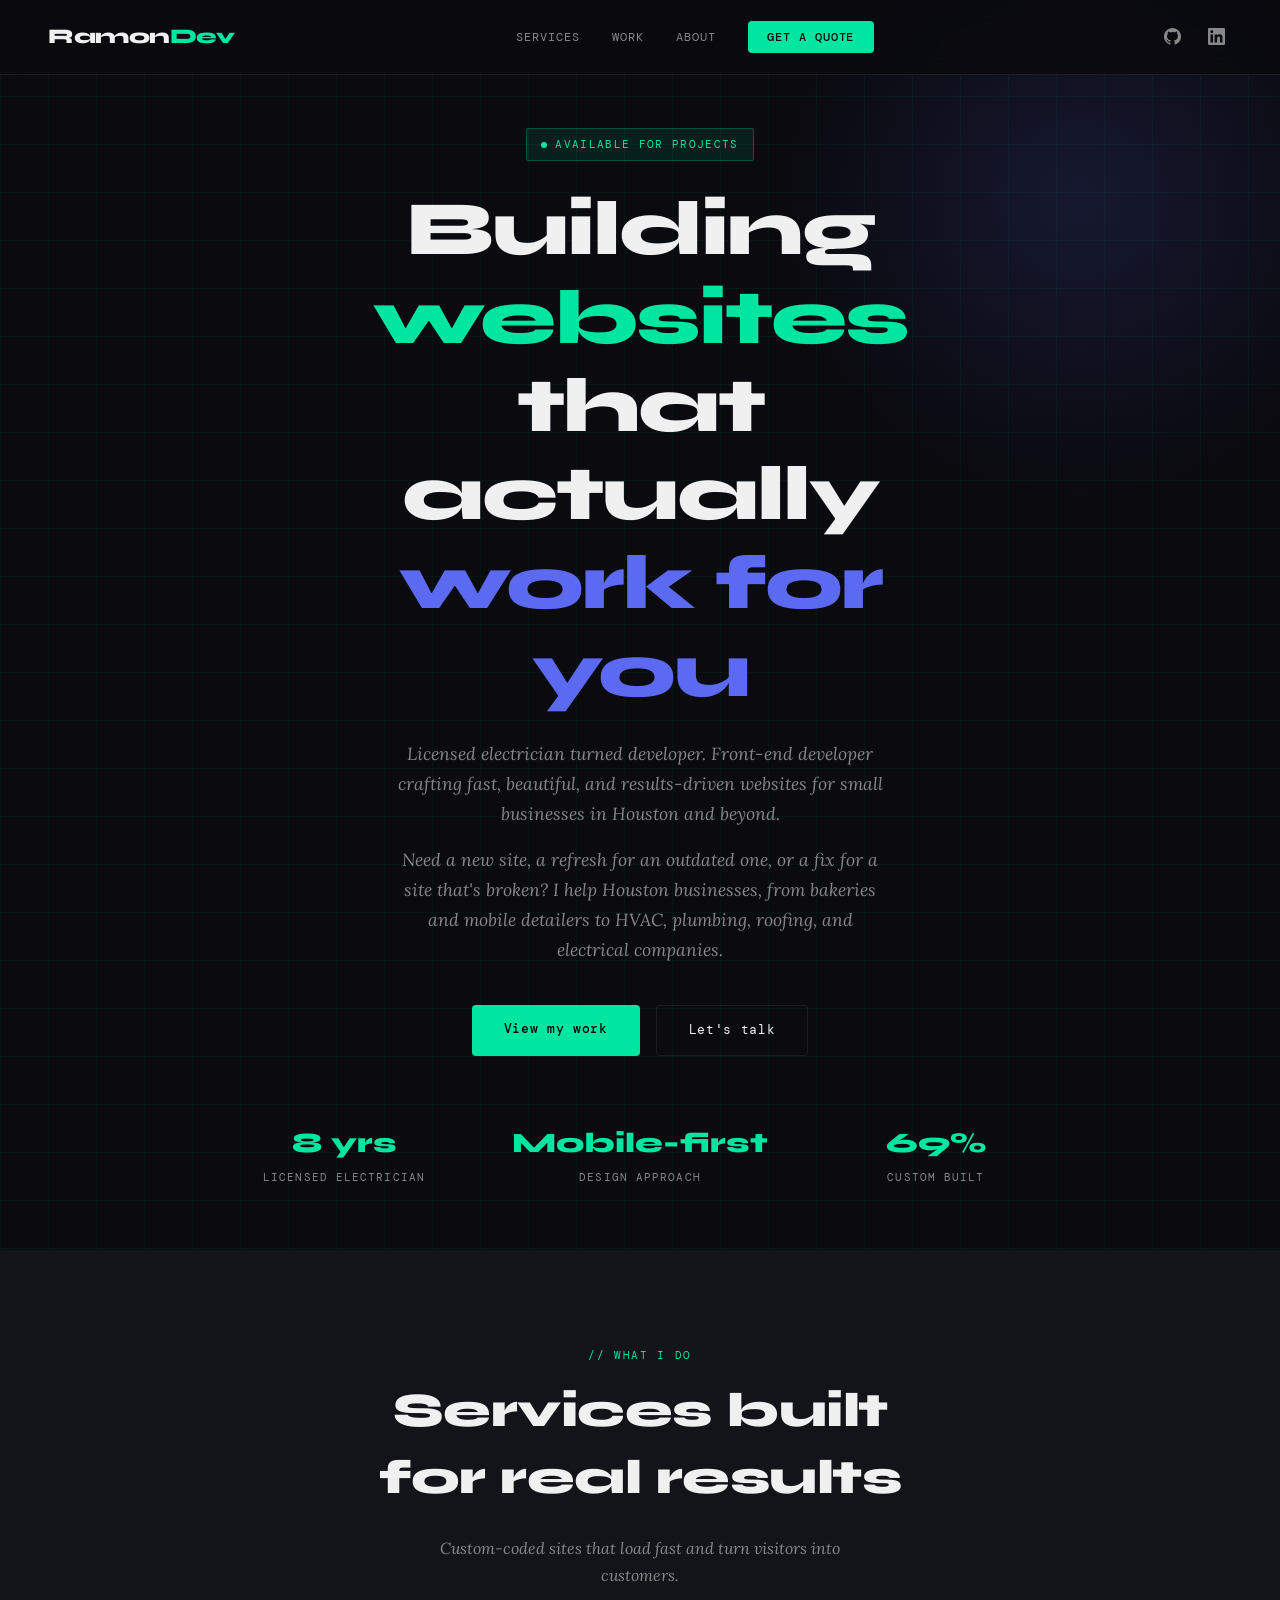
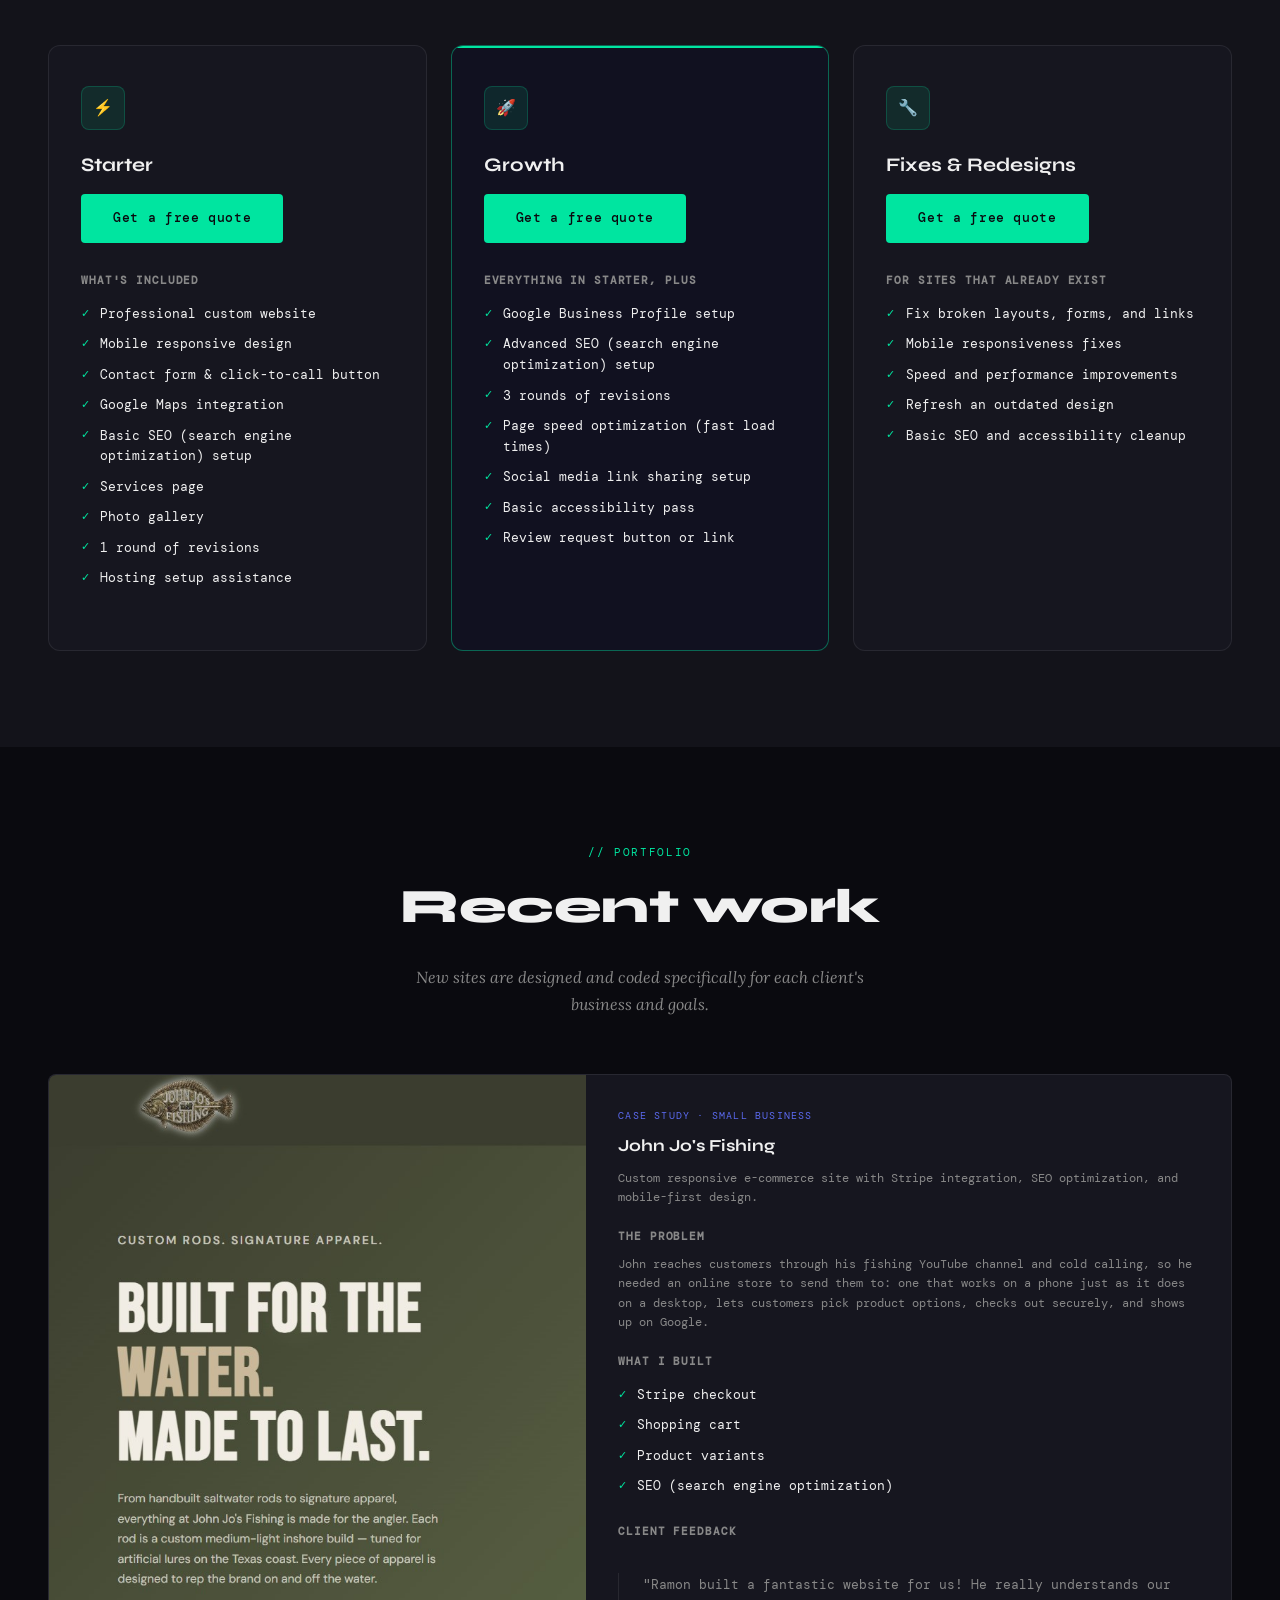
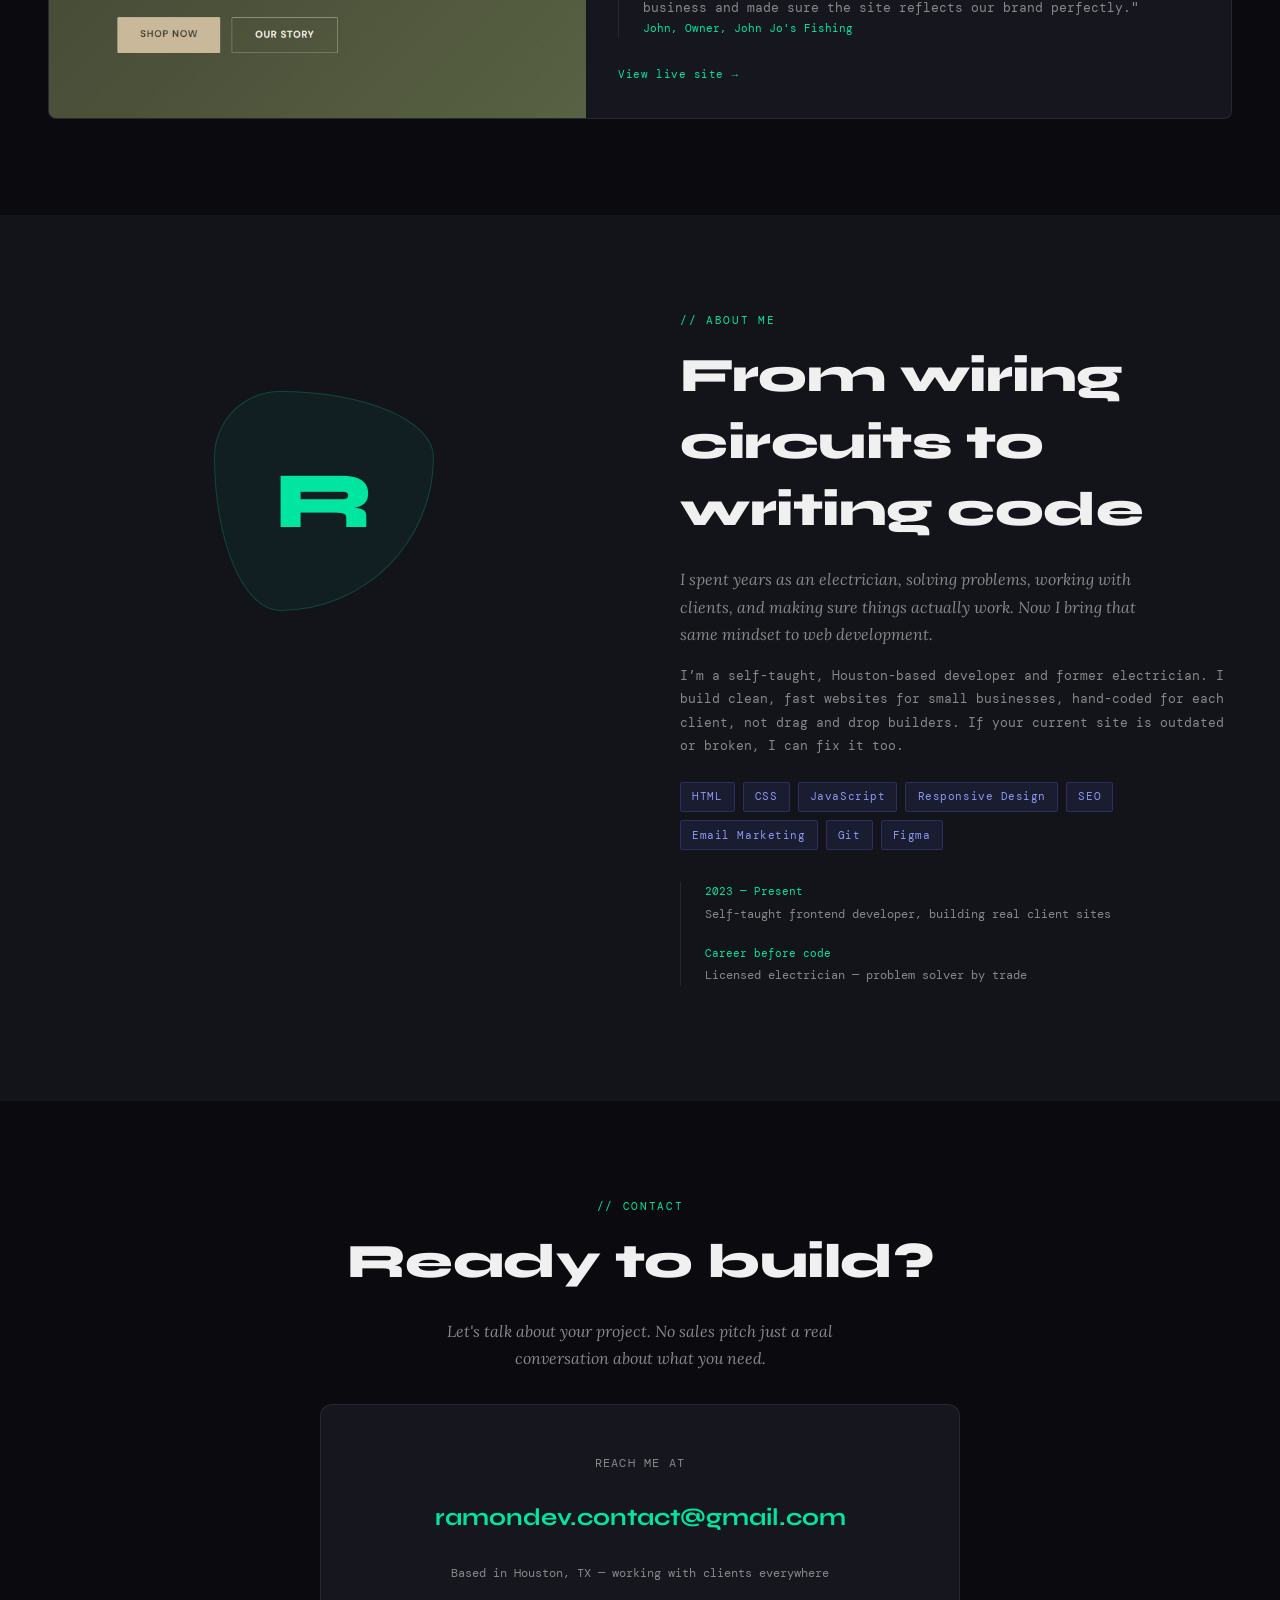
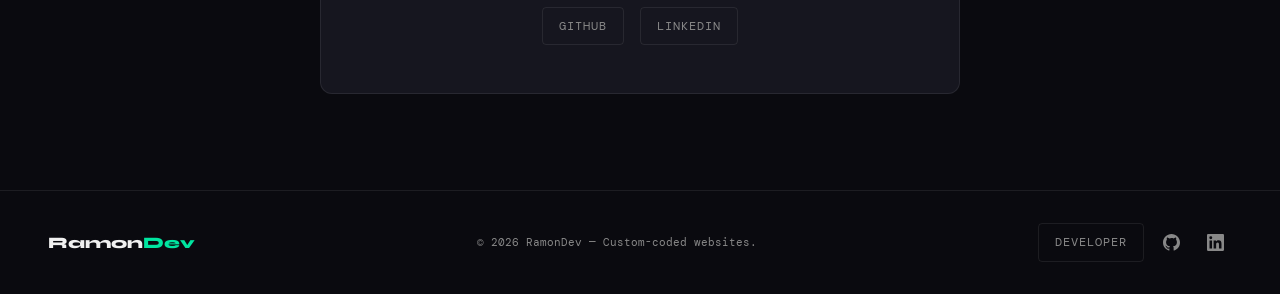
<file: index.html>
<!DOCTYPE html>
<html lang="en">
<head>
<meta charset="UTF-8">
<meta name="viewport" content="width=device-width, initial-scale=1.0">
<meta name="description" content="Ramon Medina Jr — Houston front-end developer building fast, custom-coded websites for small businesses. New sites, redesigns, and fixes. Get a free quote.">
<title>RamonDev | Custom Websites for Houston Small Businesses</title>
<link rel="canonical" href="https://ramondeveloper.netlify.app/">
<meta name="theme-color" content="#0a0a0f">

<!-- Open Graph / social sharing -->
<meta property="og:type" content="website">
<meta property="og:site_name" content="RamonDev">
<meta property="og:title" content="RamonDev | Custom Websites for Houston Small Businesses">
<meta property="og:description" content="Licensed electrician turned developer. Fast, custom-coded websites, redesigns, and fixes for small businesses in Houston and beyond.">
<meta property="og:url" content="https://ramondeveloper.netlify.app/">
<meta property="og:image" content="https://ramondeveloper.netlify.app/images/og-image.png">
<meta property="og:image:width" content="1200">
<meta property="og:image:height" content="630">
<meta property="og:image:alt" content="RamonDev: custom websites for Houston small businesses. New sites, redesigns, and fixes.">
<meta name="twitter:card" content="summary_large_image">
<meta name="twitter:title" content="RamonDev | Custom Websites for Houston Small Businesses">
<meta name="twitter:description" content="Licensed electrician turned developer. Fast, custom-coded websites, redesigns, and fixes for small businesses in Houston and beyond.">
<meta name="twitter:image" content="https://ramondeveloper.netlify.app/images/og-image.png">

<link rel="preconnect" href="https://fonts.googleapis.com">
<link rel="preconnect" href="https://fonts.gstatic.com" crossorigin>
<link href="https://fonts.googleapis.com/css2?family=Syne:wght@400;700;800&family=DM+Mono:wght@400;500&family=Lora:ital,wght@0,400;1,400&display=swap" rel="stylesheet">
<link rel="stylesheet" href="style.css">
<link rel="icon" type="image/svg+xml" href="favicon.svg">
</head>
<body>

<nav>
  <div class="logo">Ramon<span>Dev</span></div>
  <ul id="nav-menu">
    <li><a href="#services">Services</a></li>
    <li><a href="#work">Work</a></li>
    <li><a href="#about">About</a></li>
    <li><a href="#contact" class="nav-cta">Get a quote</a></li>
  </ul>
  <div class="nav-social">
    <a href="https://github.com/Ramonmed97" target="_blank" rel="noopener noreferrer" aria-label="GitHub" class="social-icon-link">
      <svg viewBox="0 0 24 24" fill="currentColor" aria-hidden="true"><path d="M12 0C5.374 0 0 5.373 0 12c0 5.302 3.438 9.8 8.207 11.387.599.111.793-.261.793-.577v-2.234c-3.338.726-4.033-1.416-4.033-1.416-.546-1.387-1.333-1.756-1.333-1.756-1.089-.745.083-.729.083-.729 1.205.084 1.839 1.237 1.839 1.237 1.07 1.834 2.807 1.304 3.492.997.107-.775.418-1.305.762-1.604-2.665-.305-5.467-1.334-5.467-5.931 0-1.311.469-2.381 1.236-3.221-.124-.303-.535-1.524.117-3.176 0 0 1.008-.322 3.301 1.23A11.509 11.509 0 0112 5.803c1.02.005 2.047.138 3.006.404 2.291-1.552 3.297-1.23 3.297-1.23.653 1.653.242 2.874.118 3.176.77.84 1.235 1.911 1.235 3.221 0 4.609-2.807 5.624-5.479 5.921.43.372.823 1.102.823 2.222v3.293c0 .319.192.694.801.576C20.566 21.797 24 17.3 24 12c0-6.627-5.373-12-12-12z"/></svg>
    </a>
    <a href="https://www.linkedin.com/in/ramon-medina-jr-62a09b254/" target="_blank" rel="noopener noreferrer" aria-label="LinkedIn" class="social-icon-link">
      <svg viewBox="0 0 24 24" fill="currentColor" aria-hidden="true"><path d="M20.447 20.452h-3.554v-5.569c0-1.328-.027-3.037-1.852-3.037-1.853 0-2.136 1.445-2.136 2.939v5.667H9.351V9h3.414v1.561h.046c.477-.9 1.637-1.85 3.37-1.85 3.601 0 4.267 2.37 4.267 5.455v6.286zM5.337 7.433a2.062 2.062 0 01-2.063-2.065 2.064 2.064 0 112.063 2.065zm1.782 13.019H3.555V9h3.564v11.452zM22.225 0H1.771C.792 0 0 .774 0 1.729v20.542C0 23.227.792 24 1.771 24h20.451C23.2 24 24 23.227 24 22.271V1.729C24 .774 23.2 0 22.222 0h.003z"/></svg>
    </a>
  </div>
  <button class="hamburger" id="hamburger" aria-label="Toggle menu" aria-expanded="false">
    <span></span>
    <span></span>
    <span></span>
  </button>
</nav>

<!-- HERO -->
<section class="hero">
  <div class="hero-grid"></div>
  <div class="hero-glow"></div>
  <div class="hero-content">
    <div class="hero-badge">
      <div class="badge-dot"></div>
      Available for projects
    </div>
    <h1>
      Building <span class="accent">websites</span><br>
      that actually<br>
      <span class="accent2">work for you</span>
    </h1>
    <p class="hero-sub" style="margin-bottom:1rem;">
      Licensed electrician turned developer. Front-end developer crafting fast, beautiful, and results-driven websites for small businesses in Houston and beyond.
    </p>
    <p class="hero-sub">
      Need a new site, a refresh for an outdated one, or a fix for a site that's broken? I help Houston businesses, from bakeries and mobile detailers to HVAC, plumbing, roofing, and electrical companies.
    </p>
    <div class="hero-actions">
      <a href="#work" class="btn-primary">View my work</a>
      <a href="#contact" class="btn-outline">Let's talk</a>
    </div>
    <div class="hero-stats">
      <div>
        <div class="stat-num">11 yrs</div>
        <div class="stat-label">Licensed electrician</div>
      </div>
      <div>
        <div class="stat-num">Mobile-first</div>
        <div class="stat-label">Design approach</div>
      </div>
      <div>
        <div class="stat-num">100%</div>
        <div class="stat-label">Custom built</div>
      </div>
    </div>
  </div>
</section>

<!-- SERVICES -->
<section class="services" id="services">
  <div class="section-tag">// What I do</div>
  <div class="section-title">Services built<br>for real results</div>
  <p class="section-sub">Custom-coded sites that load fast and turn visitors into customers.</p>

  <div class="services-grid">

    <!-- Starter Package -->
    <div class="service-card">
      <div class="service-icon">⚡</div>
      <div class="service-name">Starter</div>
      <div class="service-price-block">
        <a href="#contact" class="btn-primary">Get a free quote</a>
      </div>

      <div class="service-section-label">What's included</div>
      <ul class="service-list">
        <li>Professional custom website</li>
        <li>Mobile responsive design</li>
        <li>Contact form &amp; click-to-call button</li>
        <li>Google Maps integration</li>
        <li>Basic SEO (search engine optimization) setup</li>
        <li>Services page</li>
        <li>Photo gallery</li>
        <li>1 round of revisions</li>
        <li>Hosting setup assistance</li>
      </ul>

      <!-- TODO: UNCOMMENT AFTER 2 SALES - new retainer pricing -->
      <!-- STARTER retainer (no retainer required, optional plan)
      <div class="service-divider"></div>

      <div class="service-section-label">Optional hosting &amp; updates plan</div>
      <div class="service-price-block">
        <span class="service-price-main">Optional</span>
        <span class="service-price-retainer">$50/month hosting and updates plan. No retainer required.</span>
      </div>
      -->
    </div>

    <!-- Growth Package -->
    <div class="service-card service-card--featured">
      <div class="service-icon">🚀</div>
      <div class="service-name">Growth</div>
      <div class="service-price-block">
        <a href="#contact" class="btn-primary">Get a free quote</a>
      </div>

      <div class="service-section-label">Everything in Starter, plus</div>
      <ul class="service-list">
        <li>Google Business Profile setup</li>
        <li>Advanced SEO (search engine optimization) setup</li>
        <li>3 rounds of revisions</li>
        <li>Page speed optimization (fast load times)</li>
        <li>Social media link sharing setup</li>
        <li>Basic accessibility pass</li>
        <li>Review request button or link</li>
      </ul>

      <!-- TODO: UNCOMMENT AFTER 2 SALES - new retainer pricing -->
      <!-- GROWTH retainer and analytics setup
      <div class="service-divider"></div>

      <div class="service-section-label">Monthly retainer</div>
      <div class="service-price-block">
        <span class="service-price-main">$100-$150</span>
        <span class="service-price-retainer">per month</span>
      </div>
      <ul class="service-list">
        <li>Hosting help</li>
        <li>Small content updates (capped at 1-2 hours/month)</li>
        <li>Uptime checks</li>
        <li>One-page monthly report (visitors, calls, form fills, one recommendation)</li>
      </ul>

      <div class="service-divider"></div>

      <div class="service-section-label">Included in the build</div>
      <ul class="service-list">
        <li>One-time analytics setup (GA4, Search Console, click-to-call and form tracking)</li>
      </ul>
      -->
    </div>

    <!-- Fixes & Redesigns -->
    <div class="service-card">
      <div class="service-icon">🔧</div>
      <div class="service-name">Fixes &amp; Redesigns</div>
      <div class="service-price-block">
        <a href="#contact" class="btn-primary">Get a free quote</a>
      </div>

      <div class="service-section-label">For sites that already exist</div>
      <ul class="service-list">
        <li>Fix broken layouts, forms, and links</li>
        <li>Mobile responsiveness fixes</li>
        <li>Speed and performance improvements</li>
        <li>Refresh an outdated design</li>
        <li>Basic SEO and accessibility cleanup</li>
        <!-- TODO: add Shopify store fixes here only after you have hands-on Shopify experience -->
      </ul>
    </div>

  </div>

  <!-- TODO: UNCOMMENT AFTER 2 SALES - new retainer pricing -->
  <!-- Note below the packages
  <p class="section-sub">Retainer terms are written in your agreement: hours cap, response time, and report format.</p>
  -->

</section>

<!-- WORK -->
<section id="work">
  <div class="section-tag">// Portfolio</div>
  <div class="section-title">Recent work</div>
  <p class="section-sub">New sites are designed and coded specifically for each client's business and goals.</p>

  <div class="work-grid">
    <!-- CASE STUDY: John Jo's Fishing -->
    <article class="project-card case-study">
      <div class="project-thumb thumb-1">
        <img src="images/johnjos-screenshot.jpg" alt="Screenshot of the John Jo's Fishing homepage showing custom rods and signature apparel, with Shop Now and Our Story buttons" class="case-study-shot">
      </div>
      <div class="project-info">
        <div class="project-tag">Case Study · Small Business</div>
        <div class="project-name">John Jo's Fishing</div>
        <p class="project-desc">Custom responsive e-commerce site with Stripe integration, SEO optimization, and mobile-first design.</p>

        <div class="service-section-label">The problem</div>
        <p class="project-desc">John reaches customers through his fishing YouTube channel and cold calling, so he needed an online store to send them to: one that works on a phone just as it does on a desktop, lets customers pick product options, checks out securely, and shows up on Google.</p>

        <div class="service-section-label">What I built</div>
        <ul class="service-list">
          <li>Stripe checkout</li>
          <li>Shopping cart</li>
          <li>Product variants</li>
          <li>SEO (search engine optimization)</li>
        </ul>

        <div class="service-section-label">Client feedback</div>
        <blockquote class="journey-line">
          <p class="about-body">"Ramon built a fantastic website for us! He really understands our business and made sure the site reflects our brand perfectly."</p>
          <div class="journey-year">John, Owner, John Jo's Fishing</div>
        </blockquote>

        <a href="https://johnjosfishing.netlify.app/" target="_blank" rel="noopener" class="project-link">View live site →</a>
      </div>
    </article>
    <!-- RESTORE LATER: placeholder cards removed until the projects are finished.
         Move them back above this comment (inside .work-grid) when ready.

    <div class="project-card">
      <div class="project-thumb thumb-2">
        <div class="thumb-label">Project coming soon</div>
      </div>
      <div class="project-info">
        <div class="project-tag">Service Business</div>
        <div class="project-name">Client Website 02</div>
        <p class="project-desc">Multi-page site with booking integration, Google Maps, and monthly retainer setup.(work in progress)</p>
      </div>
    </div>
    <div class="project-card">
      <div class="project-thumb thumb-3">
        <div class="thumb-label">Personal project</div>
      </div>
      <div class="project-info">
        <div class="project-tag">Web App</div>
        <div class="project-name">Solo Fishing App</div>
        <p class="project-desc">HTML/CSS/JS fishing companion app — built to track spots, catches, and conditions.(work in progress)</p>
      </div>
    </div>
    -->
  </div>
</section>

<!-- ABOUT -->
<section class="about" id="about">
  <div class="about-inner">
    <div class="about-visual">
      <div class="about-hex">R</div>
    </div>
    <div>
      <div class="section-tag">// About me</div>
      <div class="section-title">From wiring<br>circuits to<br>writing code</div>
      <p class="section-sub" style="margin-bottom:1rem;">
        I spent years as an electrician, solving problems, working with clients, and making sure things actually work. Now I bring that same mindset to web development.
      </p>
      <p class="about-body">
        I’m a self-taught, Houston-based developer and former electrician. I build clean, fast websites for small businesses, hand-coded for each client, not drag and drop builders. If your current site is outdated or broken, I can fix it too.
      </p>

      <div class="skills-list">
        <span class="skill-tag">HTML</span>
        <span class="skill-tag">CSS</span>
        <span class="skill-tag">JavaScript</span>
        <span class="skill-tag">Responsive Design</span>
        <span class="skill-tag">SEO</span>
        <span class="skill-tag">Email Marketing</span>
        <span class="skill-tag">Git</span>
        <span class="skill-tag">Figma</span>
      </div>

      <div class="journey-line">
        <div class="journey-item">
          <div class="journey-year">2023 — Present</div>
          <div class="journey-text">Self-taught frontend developer, building real client sites</div>
        </div>
        <div class="journey-item">
          <div class="journey-year">Career before code</div>
          <div class="journey-text">Licensed electrician — problem solver by trade</div>
        </div>
      </div>
    </div>
  </div>
</section>

<!-- CONTACT -->
<section id="contact">
  <div class="contact-inner">
    <div class="section-tag contact-center">// Contact</div>
    <div class="section-title contact-center">Ready to build?</div>
    <p class="section-sub contact-center">
      Let's talk about your project. No sales pitch just a real conversation about what you need.
    </p>
    <div class="contact-card">
      <p class="contact-label">Reach me at</p>
      <a href="mailto:ramondev.contact@gmail.com" class="contact-email">ramondev.contact@gmail.com</a>
      <p class="contact-location">Based in Houston, TX — working with clients everywhere</p>
      <div class="contact-links">
        <a href="https://github.com/Ramonmed97" target="_blank" rel="noopener noreferrer" class="contact-link">GitHub</a>
        <a href="https://www.linkedin.com/in/ramon-medina-jr-62a09b254/" target="_blank" rel="noopener noreferrer" class="contact-link">LinkedIn</a>
      </div>
    </div>
  </div>
</section>

<footer>
  <div class="footer-logo">Ramon<span>Dev</span></div>
  <div>© 2026 RamonDev — Custom-coded websites.</div>
  <div class="footer-social">
    <a href="developer.html" class="contact-link">Developer</a>
    <a href="https://github.com/Ramonmed97" target="_blank" rel="noopener noreferrer" aria-label="GitHub" class="social-icon-link">
      <svg viewBox="0 0 24 24" fill="currentColor" aria-hidden="true"><path d="M12 0C5.374 0 0 5.373 0 12c0 5.302 3.438 9.8 8.207 11.387.599.111.793-.261.793-.577v-2.234c-3.338.726-4.033-1.416-4.033-1.416-.546-1.387-1.333-1.756-1.333-1.756-1.089-.745.083-.729.083-.729 1.205.084 1.839 1.237 1.839 1.237 1.07 1.834 2.807 1.304 3.492.997.107-.775.418-1.305.762-1.604-2.665-.305-5.467-1.334-5.467-5.931 0-1.311.469-2.381 1.236-3.221-.124-.303-.535-1.524.117-3.176 0 0 1.008-.322 3.301 1.23A11.509 11.509 0 0112 5.803c1.02.005 2.047.138 3.006.404 2.291-1.552 3.297-1.23 3.297-1.23.653 1.653.242 2.874.118 3.176.77.84 1.235 1.911 1.235 3.221 0 4.609-2.807 5.624-5.479 5.921.43.372.823 1.102.823 2.222v3.293c0 .319.192.694.801.576C20.566 21.797 24 17.3 24 12c0-6.627-5.373-12-12-12z"/></svg>
    </a>
    <a href="https://www.linkedin.com/in/ramon-medina-jr-62a09b254/" target="_blank" rel="noopener noreferrer" aria-label="LinkedIn" class="social-icon-link">
      <svg viewBox="0 0 24 24" fill="currentColor" aria-hidden="true"><path d="M20.447 20.452h-3.554v-5.569c0-1.328-.027-3.037-1.852-3.037-1.853 0-2.136 1.445-2.136 2.939v5.667H9.351V9h3.414v1.561h.046c.477-.9 1.637-1.85 3.37-1.85 3.601 0 4.267 2.37 4.267 5.455v6.286zM5.337 7.433a2.062 2.062 0 01-2.063-2.065 2.064 2.064 0 112.063 2.065zm1.782 13.019H3.555V9h3.564v11.452zM22.225 0H1.771C.792 0 0 .774 0 1.729v20.542C0 23.227.792 24 1.771 24h20.451C23.2 24 24 23.227 24 22.271V1.729C24 .774 23.2 0 22.222 0h.003z"/></svg>
    </a>
  </div>
</footer>

<script src="script.js"></script>
</body>
</html>
</file>
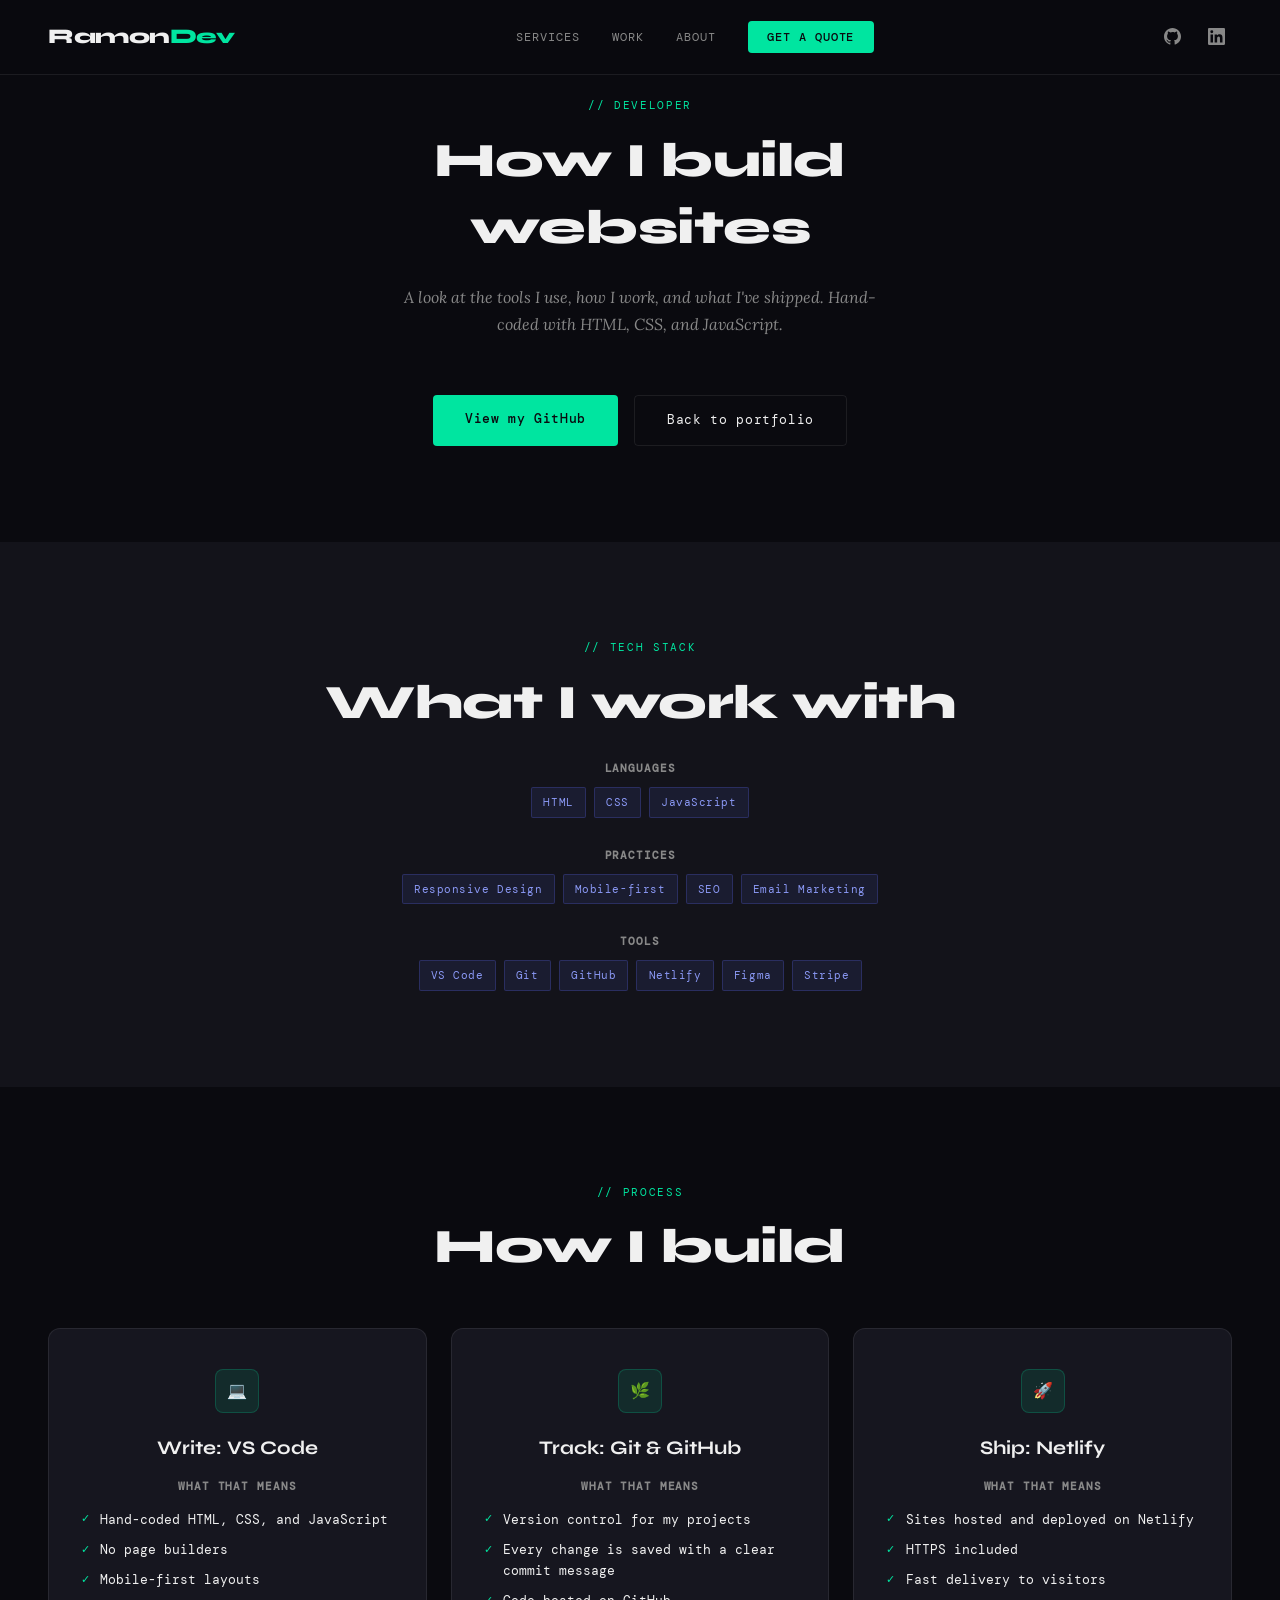
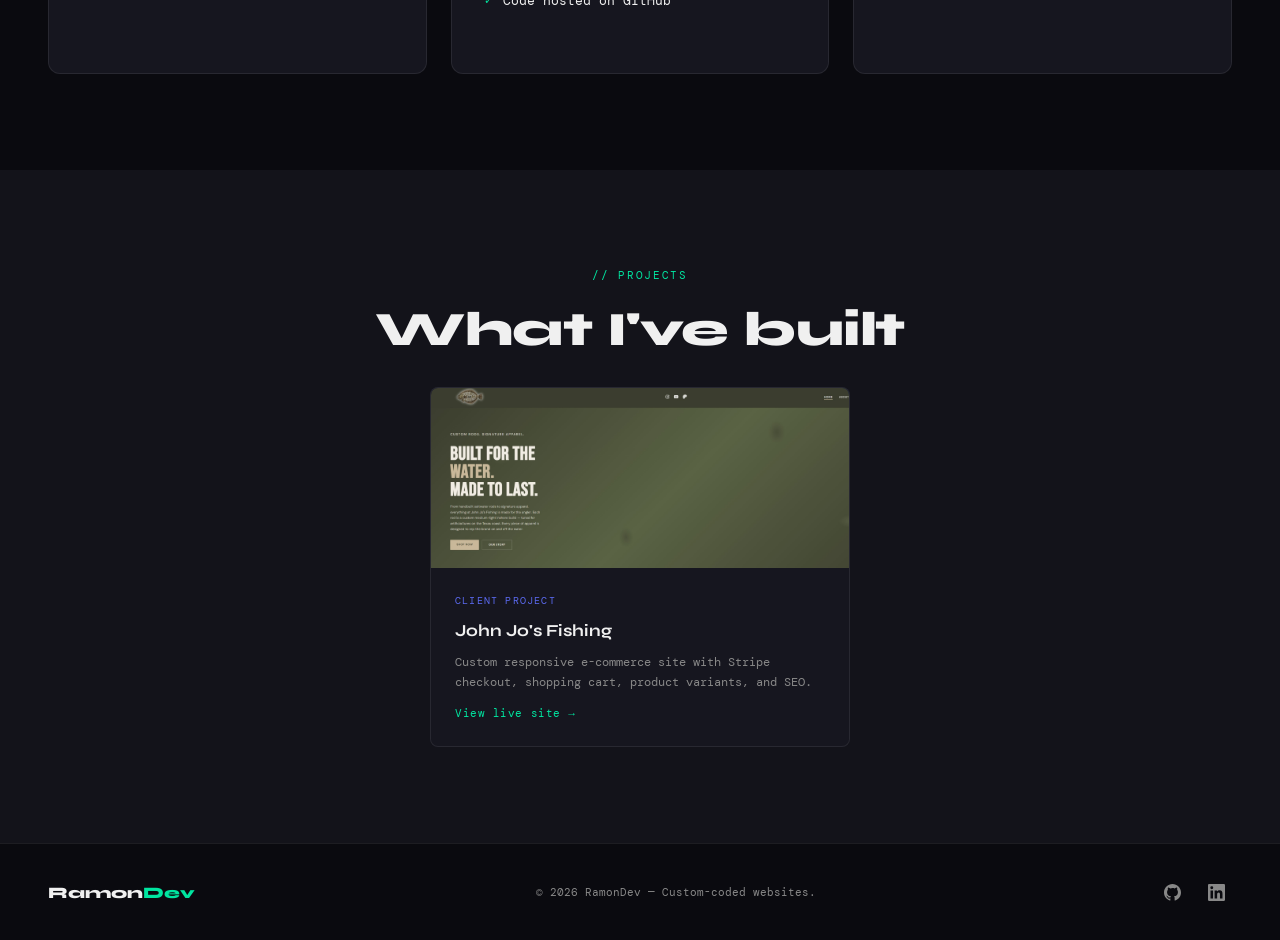
<file: developer.html>
<!DOCTYPE html>
<html lang="en">
<head>
<meta charset="UTF-8">
<meta name="viewport" content="width=device-width, initial-scale=1.0">
<meta name="description" content="The tools, tech stack, and process behind RamonDev websites, plus a look at projects I've built.">
<title>Developer | RamonDev</title>
<link rel="canonical" href="https://ramondeveloper.netlify.app/developer.html">
<meta name="theme-color" content="#0a0a0f">

<!-- Open Graph / social sharing -->
<meta property="og:type" content="website">
<meta property="og:site_name" content="RamonDev">
<meta property="og:title" content="Developer | RamonDev">
<meta property="og:description" content="The tools, tech stack, and process behind RamonDev websites, plus a look at projects I've built.">
<meta property="og:url" content="https://ramondeveloper.netlify.app/developer.html">
<meta property="og:image" content="https://ramondeveloper.netlify.app/images/og-image.png">
<meta property="og:image:width" content="1200">
<meta property="og:image:height" content="630">
<meta property="og:image:alt" content="RamonDev: custom websites for Houston small businesses. New sites, redesigns, and fixes.">
<meta name="twitter:card" content="summary_large_image">
<meta name="twitter:title" content="Developer | RamonDev">
<meta name="twitter:description" content="The tools, tech stack, and process behind RamonDev websites, plus a look at projects I've built.">
<meta name="twitter:image" content="https://ramondeveloper.netlify.app/images/og-image.png">

<link rel="preconnect" href="https://fonts.googleapis.com">
<link rel="preconnect" href="https://fonts.gstatic.com" crossorigin>
<link href="https://fonts.googleapis.com/css2?family=Syne:wght@400;700;800&family=DM+Mono:wght@400;500&family=Lora:ital,wght@0,400;1,400&display=swap" rel="stylesheet">
<link rel="stylesheet" href="style.css">
<link rel="icon" type="image/svg+xml" href="favicon.svg">
</head>
<body class="dev-page">

<nav>
  <div class="logo">Ramon<span>Dev</span></div>
  <ul id="nav-menu">
    <li><a href="index.html#services">Services</a></li>
    <li><a href="index.html#work">Work</a></li>
    <li><a href="index.html#about">About</a></li>
    <li><a href="index.html#contact" class="nav-cta">Get a quote</a></li>
  </ul>
  <div class="nav-social">
    <a href="https://github.com/Ramonmed97" target="_blank" rel="noopener noreferrer" aria-label="GitHub" class="social-icon-link">
      <svg viewBox="0 0 24 24" fill="currentColor" aria-hidden="true"><path d="M12 0C5.374 0 0 5.373 0 12c0 5.302 3.438 9.8 8.207 11.387.599.111.793-.261.793-.577v-2.234c-3.338.726-4.033-1.416-4.033-1.416-.546-1.387-1.333-1.756-1.333-1.756-1.089-.745.083-.729.083-.729 1.205.084 1.839 1.237 1.839 1.237 1.07 1.834 2.807 1.304 3.492.997.107-.775.418-1.305.762-1.604-2.665-.305-5.467-1.334-5.467-5.931 0-1.311.469-2.381 1.236-3.221-.124-.303-.535-1.524.117-3.176 0 0 1.008-.322 3.301 1.23A11.509 11.509 0 0112 5.803c1.02.005 2.047.138 3.006.404 2.291-1.552 3.297-1.23 3.297-1.23.653 1.653.242 2.874.118 3.176.77.84 1.235 1.911 1.235 3.221 0 4.609-2.807 5.624-5.479 5.921.43.372.823 1.102.823 2.222v3.293c0 .319.192.694.801.576C20.566 21.797 24 17.3 24 12c0-6.627-5.373-12-12-12z"/></svg>
    </a>
    <a href="https://www.linkedin.com/in/ramon-medina-jr-62a09b254/" target="_blank" rel="noopener noreferrer" aria-label="LinkedIn" class="social-icon-link">
      <svg viewBox="0 0 24 24" fill="currentColor" aria-hidden="true"><path d="M20.447 20.452h-3.554v-5.569c0-1.328-.027-3.037-1.852-3.037-1.853 0-2.136 1.445-2.136 2.939v5.667H9.351V9h3.414v1.561h.046c.477-.9 1.637-1.85 3.37-1.85 3.601 0 4.267 2.37 4.267 5.455v6.286zM5.337 7.433a2.062 2.062 0 01-2.063-2.065 2.064 2.064 0 112.063 2.065zm1.782 13.019H3.555V9h3.564v11.452zM22.225 0H1.771C.792 0 0 .774 0 1.729v20.542C0 23.227.792 24 1.771 24h20.451C23.2 24 24 23.227 24 22.271V1.729C24 .774 23.2 0 22.222 0h.003z"/></svg>
    </a>
  </div>
  <button class="hamburger" id="hamburger" aria-label="Toggle menu" aria-expanded="false">
    <span></span>
    <span></span>
    <span></span>
  </button>
</nav>

<!-- INTRO -->
<section id="intro">
  <div class="section-tag">// Developer</div>
  <div class="section-title">How I build<br>websites</div>
  <p class="section-sub">
    A look at the tools I use, how I work, and what I've shipped. Hand-coded with HTML, CSS, and JavaScript.
  </p>
  <div class="hero-actions">
    <a href="https://github.com/Ramonmed97" target="_blank" rel="noopener noreferrer" class="btn-primary">View my GitHub</a>
    <a href="index.html" class="btn-outline">Back to portfolio</a>
  </div>
</section>

<!-- TECH STACK -->
<section class="about" id="stack">
  <div class="section-tag">// Tech stack</div>
  <div class="section-title">What I work with</div>

  <div class="service-section-label">Languages</div>
  <div class="skills-list" style="margin-top:0.5rem;">
    <span class="skill-tag">HTML</span>
    <span class="skill-tag">CSS</span>
    <span class="skill-tag">JavaScript</span>
  </div>

  <div class="service-section-label" style="margin-top:1.75rem;">Practices</div>
  <div class="skills-list" style="margin-top:0.5rem;">
    <span class="skill-tag">Responsive Design</span>
    <span class="skill-tag">Mobile-first</span>
    <span class="skill-tag">SEO</span>
    <span class="skill-tag">Email Marketing</span>
  </div>

  <div class="service-section-label" style="margin-top:1.75rem;">Tools</div>
  <div class="skills-list" style="margin-top:0.5rem;">
    <span class="skill-tag">VS Code</span>
    <span class="skill-tag">Git</span>
    <span class="skill-tag">GitHub</span>
    <span class="skill-tag">Netlify</span>
    <span class="skill-tag">Figma</span>
    <span class="skill-tag">Stripe</span>
  </div>
</section>

<!-- HOW I BUILD -->
<section id="process">
  <div class="section-tag">// Process</div>
  <div class="section-title">How I build</div>

  <div class="services-grid">

    <div class="service-card">
      <div class="service-icon">💻</div>
      <div class="service-name">Write: VS Code</div>
      <div class="service-section-label">What that means</div>
      <ul class="service-list">
        <li>Hand-coded HTML, CSS, and JavaScript</li>
        <li>No page builders</li>
        <li>Mobile-first layouts</li>
      </ul>
    </div>

    <div class="service-card">
      <div class="service-icon">🌿</div>
      <div class="service-name">Track: Git &amp; GitHub</div>
      <div class="service-section-label">What that means</div>
      <ul class="service-list">
        <li>Version control for my projects</li>
        <li>Every change is saved with a clear commit message</li>
        <li>Code hosted on GitHub</li>
      </ul>
    </div>

    <div class="service-card">
      <div class="service-icon">🚀</div>
      <div class="service-name">Ship: Netlify</div>
      <div class="service-section-label">What that means</div>
      <ul class="service-list">
        <li>Sites hosted and deployed on Netlify</li>
        <li>HTTPS included</li>
        <li>Fast delivery to visitors</li>
      </ul>
    </div>

  </div>
</section>

<!-- PROJECTS -->
<section class="about" id="projects">
  <div class="section-tag">// Projects</div>
  <div class="section-title">What I've built</div>

  <div class="work-grid">
    <a class="project-card" href="https://johnjosfishing.netlify.app/" target="_blank" rel="noopener">
      <div class="project-thumb thumb-1">
        <img src="images/johnjos-screenshot.jpg" alt="Screenshot of the John Jo's Fishing homepage showing custom rods and signature apparel, with Shop Now and Our Story buttons" class="case-study-shot">
      </div>
      <div class="project-info">
        <div class="project-tag">Client Project</div>
        <div class="project-name">John Jo's Fishing</div>
        <p class="project-desc">Custom responsive e-commerce site with Stripe checkout, shopping cart, product variants, and SEO.</p>
        <div class="project-link">View live site →</div>
      </div>
    </a>
    <!-- TODO: add more projects here as you finish them (copy the card above). -->
  </div>
</section>

<footer>
  <div class="footer-logo">Ramon<span>Dev</span></div>
  <div>© 2026 RamonDev — Custom-coded websites.</div>
  <div class="footer-social">
    <a href="https://github.com/Ramonmed97" target="_blank" rel="noopener noreferrer" aria-label="GitHub" class="social-icon-link">
      <svg viewBox="0 0 24 24" fill="currentColor" aria-hidden="true"><path d="M12 0C5.374 0 0 5.373 0 12c0 5.302 3.438 9.8 8.207 11.387.599.111.793-.261.793-.577v-2.234c-3.338.726-4.033-1.416-4.033-1.416-.546-1.387-1.333-1.756-1.333-1.756-1.089-.745.083-.729.083-.729 1.205.084 1.839 1.237 1.839 1.237 1.07 1.834 2.807 1.304 3.492.997.107-.775.418-1.305.762-1.604-2.665-.305-5.467-1.334-5.467-5.931 0-1.311.469-2.381 1.236-3.221-.124-.303-.535-1.524.117-3.176 0 0 1.008-.322 3.301 1.23A11.509 11.509 0 0112 5.803c1.02.005 2.047.138 3.006.404 2.291-1.552 3.297-1.23 3.297-1.23.653 1.653.242 2.874.118 3.176.77.84 1.235 1.911 1.235 3.221 0 4.609-2.807 5.624-5.479 5.921.43.372.823 1.102.823 2.222v3.293c0 .319.192.694.801.576C20.566 21.797 24 17.3 24 12c0-6.627-5.373-12-12-12z"/></svg>
    </a>
    <a href="https://www.linkedin.com/in/ramon-medina-jr-62a09b254/" target="_blank" rel="noopener noreferrer" aria-label="LinkedIn" class="social-icon-link">
      <svg viewBox="0 0 24 24" fill="currentColor" aria-hidden="true"><path d="M20.447 20.452h-3.554v-5.569c0-1.328-.027-3.037-1.852-3.037-1.853 0-2.136 1.445-2.136 2.939v5.667H9.351V9h3.414v1.561h.046c.477-.9 1.637-1.85 3.37-1.85 3.601 0 4.267 2.37 4.267 5.455v6.286zM5.337 7.433a2.062 2.062 0 01-2.063-2.065 2.064 2.064 0 112.063 2.065zm1.782 13.019H3.555V9h3.564v11.452zM22.225 0H1.771C.792 0 0 .774 0 1.729v20.542C0 23.227.792 24 1.771 24h20.451C23.2 24 24 23.227 24 22.271V1.729C24 .774 23.2 0 22.222 0h.003z"/></svg>
    </a>
  </div>
</footer>

<script src="script.js"></script>
</body>
</html>
</file>
<file: style.css>
/* ===========================
   RAMONDEV PORTFOLIO
   style.css
=========================== */

*, *::before, *::after {
  box-sizing: border-box;
  margin: 0;
  padding: 0;
}

:root {
  --bg: #0a0a0f;
  --surface: #13131a;
  --border: rgba(255, 255, 255, 0.08);
  --accent: #00e5a0;
  --accent2: #5b6af0;
  --text: #f0f0f0;
  --muted: #888;
  --card: #16161f;
}

html {
  scroll-behavior: smooth;
}

body {
  background: var(--bg);
  color: var(--text);
  font-family: 'DM Mono', monospace;
  font-size: 14px;
  line-height: 1.7;
  overflow-x: hidden;
  -webkit-text-size-adjust: 100%;
  -webkit-tap-highlight-color: transparent;
}

/* ===========================
   NAVIGATION
=========================== */

nav {
  position: fixed;
  top: 0;
  left: 0;
  right: 0;
  z-index: 100;
  display: flex;
  justify-content: space-between;
  align-items: center;
  padding: 1.2rem 3rem;
  background: rgba(10, 10, 15, 0.85);
  -webkit-backdrop-filter: blur(12px);
  backdrop-filter: blur(12px);
  border-bottom: 1px solid var(--border);
}

.logo {
  font-family: 'Syne', sans-serif;
  font-weight: 800;
  font-size: 1.3rem;
  letter-spacing: -0.5px;
  color: var(--text);
  cursor: pointer;
}

.logo span {
  color: var(--accent);
}

nav ul {
  list-style: none;
  display: flex;
  gap: 2rem;
}

nav ul a {
  color: var(--muted);
  text-decoration: none;
  font-size: 12px;
  letter-spacing: 0.08em;
  text-transform: uppercase;
  transition: color 0.2s;
}

nav ul a:hover {
  color: var(--accent);
}

.nav-cta {
  background: var(--accent);
  color: #0a0a0f !important;
  padding: 0.5rem 1.2rem;
  border-radius: 4px;
  font-weight: 500;
  transition: opacity 0.2s !important;
}

.nav-cta:hover {
  opacity: 0.85;
  color: #0a0a0f !important;
}

/* ===========================
   HERO
=========================== */

.hero {
  min-height: 100vh;
  min-height: 100svh;
  display: flex;
  align-items: center;
  justify-content: center;
  padding: 8rem 3rem 4rem;
  position: relative;
  overflow: hidden;
  text-align: center;
}

.hero-grid {
  position: absolute;
  inset: 0;
  background-image:
    linear-gradient(rgba(0, 229, 160, 0.04) 1px, transparent 1px),
    linear-gradient(90deg, rgba(0, 229, 160, 0.04) 1px, transparent 1px);
  background-size: 48px 48px;
  animation: gridShift 20s linear infinite;
}

@keyframes gridShift {
  0%   { transform: translateY(0); }
  100% { transform: translateY(48px); }
}

.hero-glow {
  position: absolute;
  width: 600px;
  height: 600px;
  border-radius: 50%;
  background: radial-gradient(circle, rgba(91, 106, 240, 0.15) 0%, transparent 70%);
  top: -100px;
  right: -100px;
  pointer-events: none;
}

.hero-content {
  position: relative;
  max-width: 720px;
  display: flex;
  flex-direction: column;
  align-items: center;
}

.hero-badge {
  display: inline-flex;
  align-items: center;
  gap: 8px;
  background: rgba(0, 229, 160, 0.1);
  border: 1px solid rgba(0, 229, 160, 0.25);
  color: var(--accent);
  font-size: 11px;
  letter-spacing: 0.12em;
  text-transform: uppercase;
  padding: 0.4rem 0.9rem;
  border-radius: 2px;
  margin-bottom: 1.5rem;
  animation: fadeUp 0.6s ease both;
}

.badge-dot {
  width: 6px;
  height: 6px;
  border-radius: 50%;
  background: var(--accent);
  animation: pulse 2s ease infinite;
}

@keyframes pulse {
  0%, 100% { opacity: 1; transform: scale(1); }
  50%       { opacity: 0.5; transform: scale(0.8); }
}

h1 {
  font-family: 'Syne', sans-serif;
  font-size: clamp(3rem, 6vw, 5rem);
  font-weight: 800;
  line-height: 1.15;
  letter-spacing: -2px;
  margin-bottom: 1.5rem;
  overflow: visible;
  animation: fadeUp 0.6s ease 0.1s both;
}

h1 .accent  { color: var(--accent); }
h1 .accent2 { color: var(--accent2); }

.hero-sub {
  font-family: 'Lora', serif;
  font-style: italic;
  font-size: 1.1rem;
  color: var(--muted);
  max-width: 500px;
  margin: 0 auto 2.5rem;
  animation: fadeUp 0.6s ease 0.2s both;
}

.hero-actions {
  display: flex;
  gap: 1rem;
  flex-wrap: wrap;
  justify-content: center;
  animation: fadeUp 0.6s ease 0.3s both;
}

.btn-primary {
  background: var(--accent);
  color: #0a0a0f;
  padding: 0.85rem 2rem;
  border: none;
  border-radius: 4px;
  font-family: 'DM Mono', monospace;
  font-size: 13px;
  font-weight: 500;
  cursor: pointer;
  letter-spacing: 0.05em;
  transition: transform 0.15s, opacity 0.15s;
  text-decoration: none;
  display: inline-block;
}

.btn-primary:hover {
  opacity: 0.85;
  transform: translateY(-1px);
}

.btn-outline {
  background: transparent;
  color: var(--text);
  padding: 0.85rem 2rem;
  border: 1px solid var(--border);
  border-radius: 4px;
  font-family: 'DM Mono', monospace;
  font-size: 13px;
  cursor: pointer;
  letter-spacing: 0.05em;
  transition: border-color 0.2s, color 0.2s, transform 0.15s;
  text-decoration: none;
  display: inline-block;
}

.btn-outline:hover {
  border-color: var(--accent);
  color: var(--accent);
  transform: translateY(-1px);
}

.hero-stats {
  /* equal-width columns, each as wide as the widest stat */
  display: grid;
  grid-auto-flow: column;
  grid-auto-columns: 1fr;
  gap: 2.5rem;
  width: max-content;
  margin-top: 4rem;
  justify-content: center;
  animation: fadeUp 0.6s ease 0.4s both;
}

.stat-num {
  font-family: 'Syne', sans-serif;
  font-size: 1.75rem;
  font-weight: 800;
  color: var(--accent);
}

.stat-label {
  font-size: 11px;
  color: var(--muted);
  text-transform: uppercase;
  letter-spacing: 0.1em;
}

@keyframes fadeUp {
  from { opacity: 0; transform: translateY(20px); }
  to   { opacity: 1; transform: translateY(0); }
}

/* ===========================
   SHARED SECTION STYLES
=========================== */

section {
  padding: 6rem 3rem;
}

.section-tag {
  font-size: 11px;
  color: var(--accent);
  text-transform: uppercase;
  letter-spacing: 0.15em;
  margin-bottom: 0.75rem;
}

.section-title {
  font-family: 'Syne', sans-serif;
  font-size: clamp(2rem, 4vw, 3rem);
  font-weight: 800;
  letter-spacing: -0.5px;
  margin-bottom: 1rem;
  line-height: 1.4;
  overflow: visible;
  padding-bottom: 0.15em;
  word-break: break-word;
}

.section-sub {
  color: var(--muted);
  font-family: 'Lora', serif;
  font-style: italic;
  font-size: 1rem;
  max-width: 480px;
  margin-bottom: 3.5rem;
}

/* ===========================
   SERVICES
=========================== */

.services {
  background: var(--surface);
}

.services .section-tag,
.services .section-title,
.services .section-sub,
#work .section-tag,
#work .section-title,
#work .section-sub {
  text-align: center;
}

.services .section-sub,
#work .section-sub {
  margin-left: auto;
  margin-right: auto;
}

.services-grid {
  display: grid;
  grid-template-columns: repeat(3, 1fr);
  gap: 1.5rem;
  margin-top: 2.5rem;
}

.service-card {
  background: var(--card);
  border: 1px solid var(--border);
  border-radius: 12px;
  padding: 2.5rem 2rem;
  transition: background 0.2s, border-color 0.2s;
  cursor: default;
  position: relative;
  overflow: hidden;
  display: flex;
  flex-direction: column;
}

.service-card::before {
  content: '';
  position: absolute;
  top: 0;
  left: 0;
  right: 0;
  height: 2px;
  background: var(--accent);
  transform: scaleX(0);
  transition: transform 0.3s ease;
  transform-origin: left;
}

.service-card:hover {
  background: #1a1a25;
}

.service-card:hover::before {
  transform: scaleX(1);
}

.service-card--featured {
  border-color: rgba(0, 229, 160, 0.4);
  background: #111120;
}

.service-card--featured::before {
  transform: scaleX(1);
}

.service-badge {
  display: inline-block;
  background: rgba(0, 229, 160, 0.12);
  border: 1px solid rgba(0, 229, 160, 0.35);
  color: var(--accent);
  font-size: 11px;
  font-weight: 600;
  letter-spacing: 0.08em;
  text-transform: uppercase;
  padding: 0.3rem 0.75rem;
  border-radius: 20px;
  margin-bottom: 1.25rem;
  width: fit-content;
}

.service-icon {
  font-size: 16px;
  width: 44px;
  height: 44px;
  border-radius: 8px;
  background: rgba(0, 229, 160, 0.1);
  display: flex;
  align-items: center;
  justify-content: center;
  margin-bottom: 1.2rem;
  border: 1px solid rgba(0, 229, 160, 0.2);
}

.service-name {
  font-family: 'Syne', sans-serif;
  font-size: 1.2rem;
  font-weight: 700;
  margin-bottom: 0.75rem;
}

.service-price-block {
  margin-bottom: 1.75rem;
}

.service-price-main {
  display: block;
  font-family: 'Syne', sans-serif;
  font-size: 2rem;
  font-weight: 800;
  color: var(--accent);
  line-height: 1.1;
}

.service-price-retainer {
  font-size: 12px;
  color: var(--muted);
  margin-top: 0.3rem;
  display: block;
}

.service-section-label {
  font-size: 11px;
  font-weight: 600;
  letter-spacing: 0.08em;
  text-transform: uppercase;
  color: var(--muted);
  margin-bottom: 0.6rem;
}

.service-list {
  list-style: none;
  padding: 0;
  margin: 0 0 1rem;
}

.service-list li {
  font-size: 13px;
  color: var(--text);
  line-height: 1.6;
  padding: 0.3rem 0;
  padding-left: 1.2rem;
  position: relative;
}

.service-list li::before {
  content: '✓';
  position: absolute;
  left: 0;
  color: var(--accent);
  font-size: 11px;
  top: 0.35rem;
}

.service-divider {
  border: none;
  border-top: 1px solid var(--border);
  margin: 1.25rem 0;
}

/* ===========================
   WORK / PORTFOLIO
=========================== */

.work-grid {
  display: grid;
  grid-template-columns: repeat(auto-fit, minmax(300px, 1fr));
  gap: 1.5rem;
}

.project-card {
  background: var(--card);
  border: 1px solid var(--border);
  border-radius: 8px;
  overflow: hidden;
  transition: border-color 0.2s, transform 0.2s;
  cursor: pointer;
}

.project-card:hover {
  border-color: rgba(0, 229, 160, 0.3);
  transform: translateY(-3px);
}

.project-thumb {
  height: 180px;
  display: flex;
  align-items: center;
  justify-content: center;
  position: relative;
  overflow: hidden;
}

.thumb-1 { background: linear-gradient(135deg, #1a1a2e 0%, #16213e 50%, #0f3460 100%); }
.thumb-2 { background: linear-gradient(135deg, #0d1117 0%, #161b22 50%, #0a3d62 100%); }
.thumb-3 { background: linear-gradient(135deg, #1a0a2e 0%, #2d1b69 50%, #11052c 100%); }

.thumb-label {
  position: relative;
  z-index: 2;
  font-family: 'Syne', sans-serif;
  font-size: 0.85rem;
  font-weight: 700;
  color: rgba(255, 255, 255, 0.3);
}

.thumb-logo {
  max-width: 160px;
  max-height: 120px;
  object-fit: contain;
  filter: drop-shadow(0 2px 8px rgba(0,0,0,0.4));
}

.project-info {
  padding: 1.5rem;
}

.project-tag {
  font-size: 10px;
  color: var(--accent2);
  text-transform: uppercase;
  letter-spacing: 0.12em;
  margin-bottom: 0.5rem;
}

.project-name {
  font-family: 'Syne', sans-serif;
  font-weight: 700;
  font-size: 1.05rem;
  margin-bottom: 0.5rem;
}

.project-desc {
  color: var(--muted);
  font-size: 12px;
  line-height: 1.6;
}

.project-link {
  color: var(--accent);
  font-size: 11px;
  margin-top: 0.75rem;
  letter-spacing: 0.05em;
}

a.project-card {
  text-decoration: none;
  color: inherit;
  display: block;
}

/* Case study layout (screenshot left, details right) */
.case-study {
  grid-column: 1 / -1;
  display: grid;
  grid-template-columns: 1fr 1.2fr;
  cursor: default;
}

.case-study-shot {
  width: 100%;
  height: 100%;
  object-fit: cover;
  object-position: left top;
}

.case-study:hover {
  transform: none;
  border-color: var(--border);
}

.case-study .project-thumb {
  height: auto;
  min-height: 280px;
}

.case-study .project-info {
  padding: 2rem;
}

.case-study .service-section-label {
  margin-top: 1.25rem;
}

.case-study a.project-link {
  display: inline-block;
  margin-top: 1.5rem;
  text-decoration: none;
}

/* Developer page: center everything */
.dev-page section {
  text-align: center;
}

.dev-page .section-sub {
  margin-left: auto;
  margin-right: auto;
}

.dev-page .skills-list {
  justify-content: center;
}

.dev-page .service-list,
.dev-page .project-info {
  text-align: left;
}

.dev-page .work-grid {
  grid-template-columns: repeat(auto-fit, minmax(min(300px, 100%), 420px));
  justify-content: center;
}

.dev-page .footer-logo {
  cursor: pointer;
}

.dev-page .service-icon {
  margin-left: auto;
  margin-right: auto;
}

/* ===========================
   ABOUT
=========================== */

.about {
  background: var(--surface);
}

.about-inner {
  display: grid;
  grid-template-columns: 1fr 1fr;
  gap: 5rem;
  align-items: start;
  overflow: visible;
}

.about-inner > div {
  overflow: visible;
  min-width: 0;
}

.about-visual {
  position: relative;
  height: 380px;
  display: flex;
  align-items: center;
  justify-content: center;
}

.about-hex {
  width: 220px;
  height: 220px;
  background: rgba(0, 229, 160, 0.06);
  border: 1px solid rgba(0, 229, 160, 0.2);
  border-radius: 30% 70% 70% 30% / 30% 30% 70% 70%;
  display: flex;
  align-items: center;
  justify-content: center;
  font-family: 'Syne', sans-serif;
  font-size: 5rem;
  font-weight: 800;
  color: var(--accent);
  animation: morph 8s ease infinite;
}

@keyframes morph {
  0%, 100% { border-radius: 30% 70% 70% 30% / 30% 30% 70% 70%; }
  50%       { border-radius: 70% 30% 30% 70% / 70% 70% 30% 30%; }
}

.about-body {
  color: var(--muted);
  font-size: 13px;
  line-height: 1.8;
}

.skills-list {
  display: flex;
  flex-wrap: wrap;
  gap: 0.5rem;
  margin-top: 1.5rem;
}

.skill-tag {
  background: rgba(91, 106, 240, 0.1);
  border: 1px solid rgba(91, 106, 240, 0.25);
  color: #8b99f5;
  font-size: 11px;
  padding: 0.3rem 0.7rem;
  border-radius: 2px;
  letter-spacing: 0.05em;
}

.journey-line {
  margin-top: 2rem;
  border-left: 1px solid var(--border);
  padding-left: 1.5rem;
}

.journey-item {
  margin-bottom: 1.2rem;
}

.journey-year {
  color: var(--accent);
  font-size: 11px;
  margin-bottom: 0.2rem;
}

.journey-text {
  color: var(--muted);
  font-size: 12px;
}

/* ===========================
   CONTACT
=========================== */

.contact-inner {
  max-width: 640px;
  margin: 0 auto;
  text-align: center;
  overflow: visible;
}

.contact-center {
  text-align: center;
}

.contact-inner .section-sub {
  margin: 0 auto 0;
  text-align: center;
}

.contact-card {
  background: var(--card);
  border: 1px solid var(--border);
  border-radius: 12px;
  padding: 3rem;
  margin-top: 2rem;
}

.contact-label {
  color: var(--muted);
  font-size: 12px;
  text-transform: uppercase;
  letter-spacing: 0.1em;
}

.contact-email {
  font-family: 'Syne', sans-serif;
  font-size: clamp(0.95rem, 3.5vw, 1.5rem);
  font-weight: 700;
  color: var(--accent);
  margin: 1.5rem 0;
  display: block;
  text-decoration: none;
  word-break: break-all;
  overflow-wrap: anywhere;
}

.contact-email:hover {
  text-decoration: underline;
}

.contact-location {
  color: var(--muted);
  font-size: 12px;
}

.contact-links {
  display: flex;
  gap: 1rem;
  justify-content: center;
  margin-top: 1.5rem;
  flex-wrap: wrap;
}

.contact-link {
  color: var(--muted);
  text-decoration: none;
  font-size: 12px;
  letter-spacing: 0.08em;
  text-transform: uppercase;
  padding: 0.5rem 1rem;
  border: 1px solid var(--border);
  border-radius: 4px;
  transition: color 0.2s, border-color 0.2s;
}

.contact-link:hover {
  color: var(--accent);
  border-color: rgba(0, 229, 160, 0.3);
}

/* ===========================
   FOOTER
=========================== */

footer {
  padding: 2rem 3rem;
  border-top: 1px solid var(--border);
  display: flex;
  justify-content: space-between;
  align-items: center;
  color: var(--muted);
  font-size: 11px;
}

.footer-logo {
  font-family: 'Syne', sans-serif;
  font-weight: 800;
  font-size: 1rem;
  color: var(--text);
}

.footer-logo span {
  color: var(--accent);
}

/* ===========================
   SCROLL REVEAL (JS hook)
=========================== */

.reveal {
  opacity: 0;
  transform: translateY(24px);
  transition: opacity 0.6s ease, transform 0.6s ease;
}

.reveal.visible {
  opacity: 1;
  transform: translateY(0);
}

/* ===========================
   SOCIAL ICONS (NAV + FOOTER)
=========================== */

.nav-social {
  display: flex;
  align-items: center;
  gap: 0.75rem;
}

.social-icon-link {
  display: flex;
  align-items: center;
  justify-content: center;
  color: var(--muted);
  transition: color 0.2s;
  min-width: 32px;
  min-height: 32px;
}

.social-icon-link:hover {
  color: var(--accent);
}

.social-icon-link svg {
  width: 17px;
  height: 17px;
}

.footer-social {
  display: flex;
  align-items: center;
  gap: 0.75rem;
}

/* ===========================
   HAMBURGER
=========================== */

.hamburger {
  display: none;
  flex-direction: column;
  justify-content: center;
  gap: 5px;
  background: none;
  border: none;
  cursor: pointer;
  padding: 6px;
  min-width: 44px;
  min-height: 44px;
  align-items: center;
}

.hamburger span {
  display: block;
  width: 22px;
  height: 2px;
  background: var(--text);
  border-radius: 2px;
  transition: transform 0.3s ease, opacity 0.3s ease;
}

.hamburger.open span:nth-child(1) { transform: translateY(7px) rotate(45deg); }
.hamburger.open span:nth-child(2) { opacity: 0; transform: scaleX(0); }
.hamburger.open span:nth-child(3) { transform: translateY(-7px) rotate(-45deg); }

/* ===========================
   RESPONSIVE — TABLET
=========================== */

@media (max-width: 1024px) {
  nav { padding: 1.2rem 2rem; }
  .hero { padding: 7rem 2rem 4rem; }
  section { padding: 5rem 2rem; }
  .about-inner { gap: 3rem; }
  .services-grid { grid-template-columns: 1fr 1fr; }
  .services-grid .service-card:last-child { grid-column: 1 / -1; }
  .dev-page #intro { padding-top: 6rem; }
  .case-study { grid-template-columns: 1fr; }
  .case-study .project-thumb { min-height: 200px; }
  footer { padding: 2rem; }
}

/* Stack the hero stats in 3 rows when there isn't room for 3 equal columns */
@media (max-width: 960px) {
  .hero-stats {
    grid-auto-flow: row;
    grid-auto-columns: auto;
    width: auto;
    gap: 1.5rem;
  }
}

/* ===========================
   RESPONSIVE — MOBILE
=========================== */

@media (max-width: 700px) {
  nav {
    padding: 1rem 1.5rem;
  }

  .hamburger {
    display: flex;
  }

  nav ul {
    display: none;
    position: fixed;
    top: 57px;
    left: 0;
    right: 0;
    background: rgba(10, 10, 15, 0.98);
    -webkit-backdrop-filter: blur(12px);
    backdrop-filter: blur(12px);
    border-bottom: 1px solid var(--border);
    flex-direction: column;
    gap: 0;
    padding: 0.5rem 1.5rem 1.5rem;
    z-index: 99;
  }

  nav ul.open {
    display: flex;
  }

  nav ul li {
    border-bottom: 1px solid var(--border);
  }

  nav ul li:last-child {
    border-bottom: none;
    padding-top: 0.75rem;
  }

  nav ul a {
    display: block;
    padding: 0.9rem 0;
    font-size: 13px;
  }

  .nav-cta {
    display: block;
    text-align: center;
    padding: 0.75rem 1rem !important;
  }

  .hero {
    padding: 7rem 1.5rem 3rem;
  }

  h1 {
    font-size: clamp(2.4rem, 10vw, 3.5rem);
  }

  .btn-primary,
  .btn-outline {
    min-height: 44px;
    padding: 0.85rem 1.5rem;
    width: 100%;
    text-align: center;
  }

  .hero-actions {
    flex-direction: column;
    width: 100%;
  }

  section {
    padding: 4rem 1.5rem;
  }

  /* Keep the first section on the developer page clear of the taller mobile nav */
  .dev-page #intro {
    padding-top: 7rem;
  }

  .services-grid {
    grid-template-columns: 1fr;
    gap: 1rem;
  }

  .work-grid {
    grid-template-columns: 1fr;
  }

  .about-inner {
    grid-template-columns: 1fr;
  }

  .about-visual {
    height: auto;
    margin-bottom: 1.5rem;
  }

  .contact-card {
    padding: 1.75rem 1rem;
  }

  .contact-email {
    margin: 1rem 0;
  }

  .contact-links {
    flex-direction: column;
    align-items: center;
  }

  footer {
    flex-direction: column;
    gap: 0.5rem;
    text-align: center;
    padding: 1.5rem;
  }

  .nav-social {
    display: none;
  }
}
</file>
